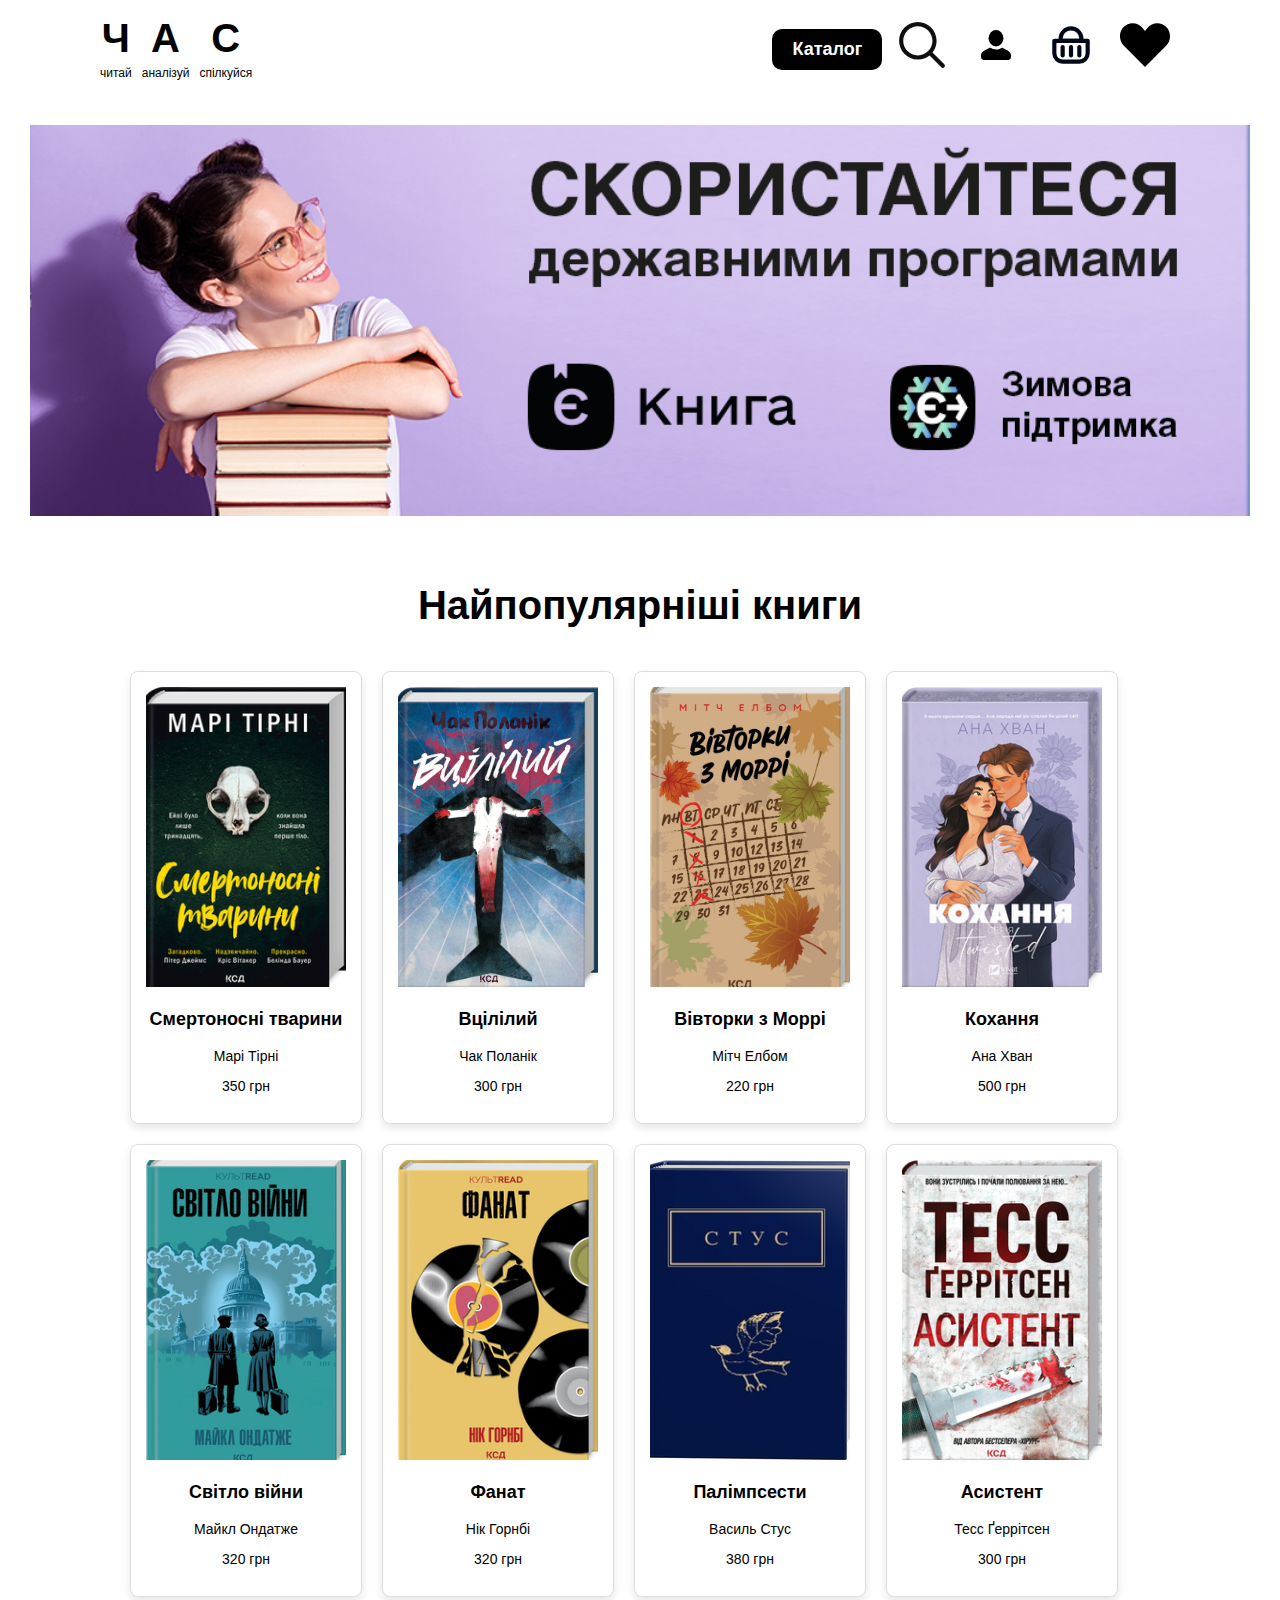
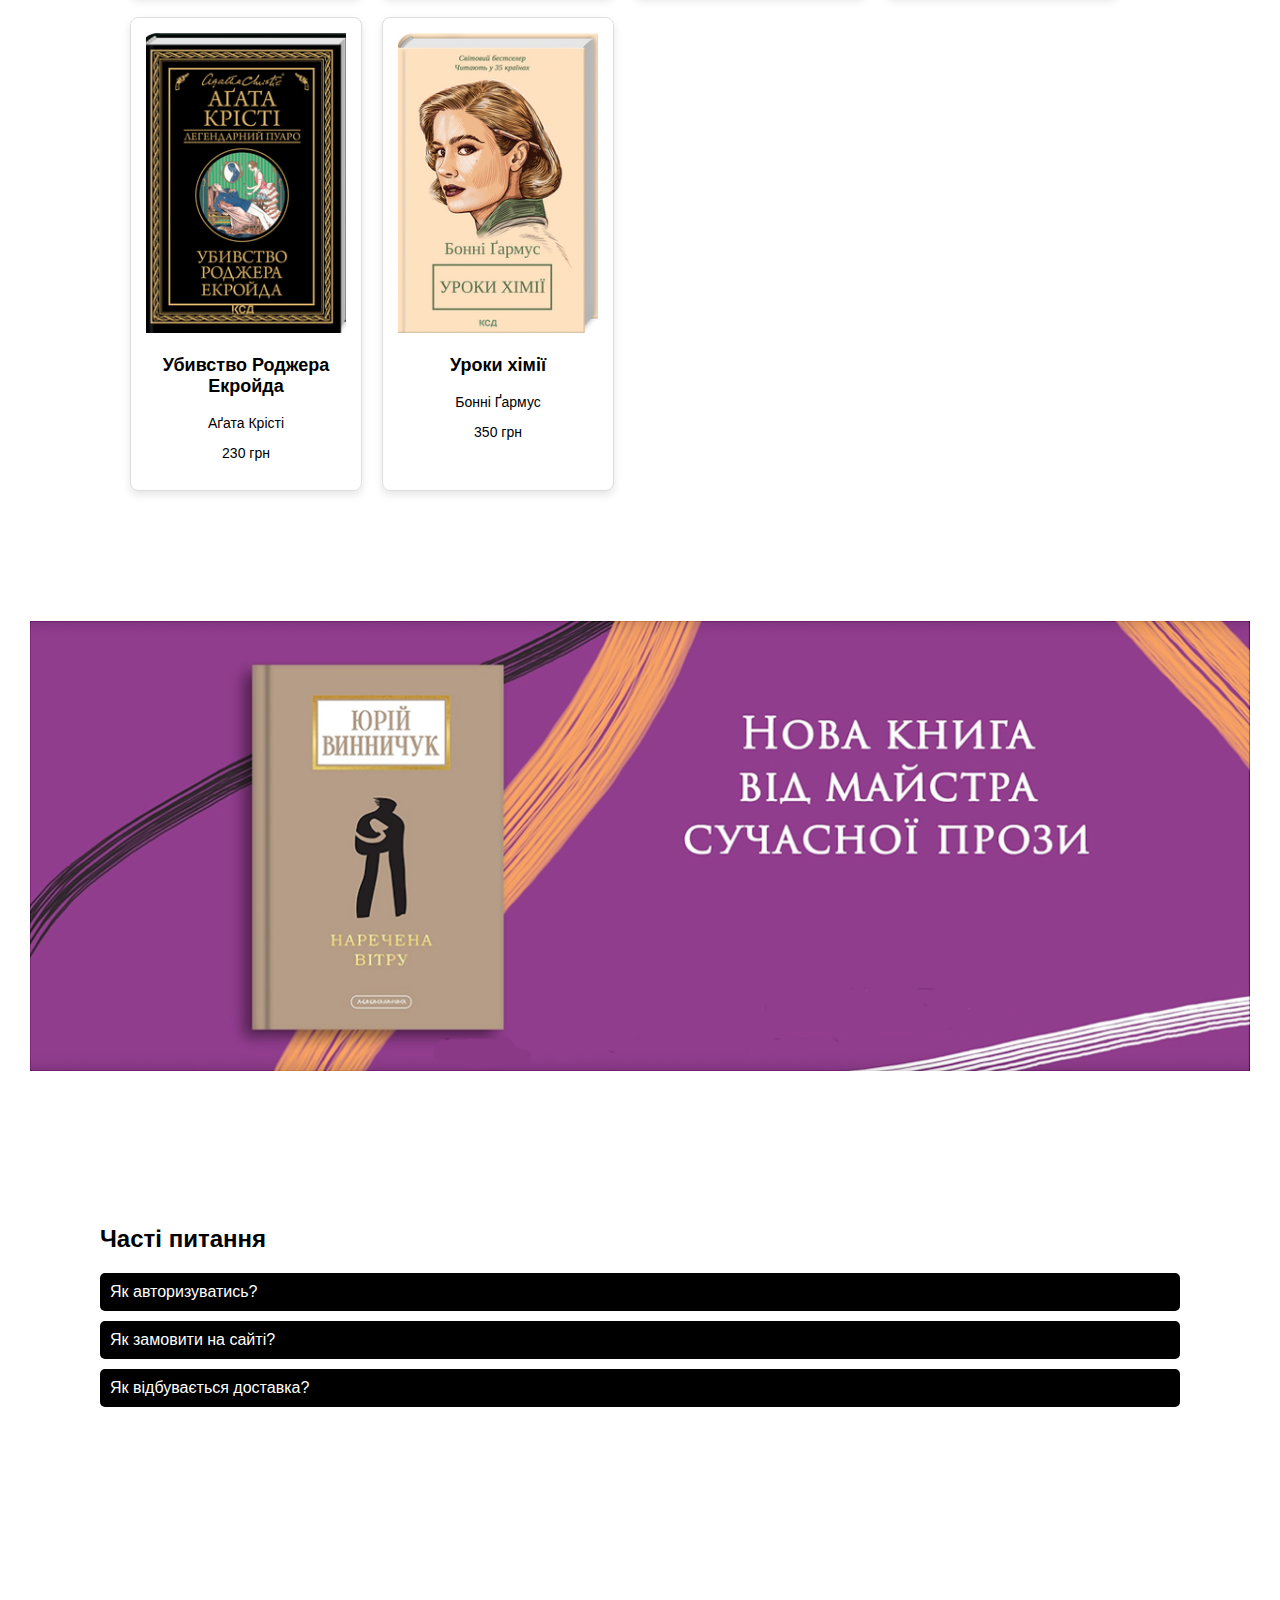
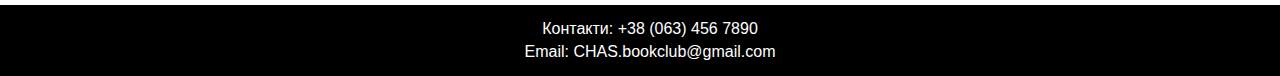
<file: lab1/index.html>
<!DOCTYPE html>
<html lang="uk">
<head>
  <meta charset="UTF-8">
  <meta name="viewport" content="width=device-width, initial-scale=1.0">
  <title>Книгарня</title>
  <link rel="stylesheet" href="style.css">
</head>
<body>

<header>
  <div class="top-nav">
    <div class="time-container">
      <div class="time-item">
        <span class="time-letter">Ч</span>
        <span class="time-description">читай</span>
      </div>
      <div class="time-item">
        <span class="time-letter">А</span>
        <span class="time-description">аналізуй</span>
      </div>
      <div class="time-item">
        <span class="time-letter">С</span>
        <span class="time-description">спілкуйся</span>
      </div>
    </div>
    <div class="nav-buttons">
      <button class="nav-button" onclick="window.location.href='catalog.html'">
        Каталог
      </button>
      <button class="upper-button"><img src="search.svg" alt="Пошук"></button>
      <button class="upper-button" onclick="window.location.href='account.html'">
        <img src="avatar.svg" alt="Мій акаунт">
      </button>
      <button class="upper-button" onclick="goToCart()">
        <img src="basket.svg" alt="Кошик">
      </button>

      <script>
        // Функція для переходу на сторінку кошика
        function goToCart() {
          window.location.href = "cart.html"; // Перехід на сторінку кошика
        }
      </script>


      <button class="upper-button"><img src="heart.svg" alt="Вподобане"></button>
    </div>
  </div>
</header>

<main>
  <div class="image-container">
    <img src="banner1.png" alt="Фото книгарні" class="promo-image">
  </div>
</main>

<div class="section-title">
  <h2>Найпопулярніші книги</h2>
</div>

<div class="books-container" id="books-container">
  <!-- Картки книг будуть додаватися тут за допомогою JavaScript -->
</div>
<main>
  <div class="image-container">
    <img src="banner2.png" alt="Фото книгарні" class="promo-image">
  </div>
</main>
<!-- Часті питання -->
<div class="faq">
  <h2>Часті питання</h2>

  <div class="faq-item">
    <button class="faq-question">Як авторизуватись?</button>
    <p class="faq-answer">Щоб увійти до особистого кабінету, натисніть на іконку "Мій акаунт" у верхньому меню та введіть ваші дані.</p>
  </div>

  <div class="faq-item">
    <button class="faq-question">Як замовити на сайті?</button>
    <p class="faq-answer">Щоб оформити замовлення, додайте книги у кошик, перейдіть до кошика та заповніть необхідні дані.</p>
  </div>

  <div class="faq-item">
    <button class="faq-question">Як відбувається доставка?</button>
    <p class="faq-answer">Доставка здійснюється Новою Поштою, Укрпоштою або кур'єром. Після оформлення замовлення ви отримаєте номер для відстеження.</p>
  </div>
</div>

<footer>
  <p>Контакти: +38 (063) 456 7890</p>
  <p>Email: CHAS.bookclub@gmail.com</p>
</footer>

<script src="script.js"></script>

</body>
</html>
</file>
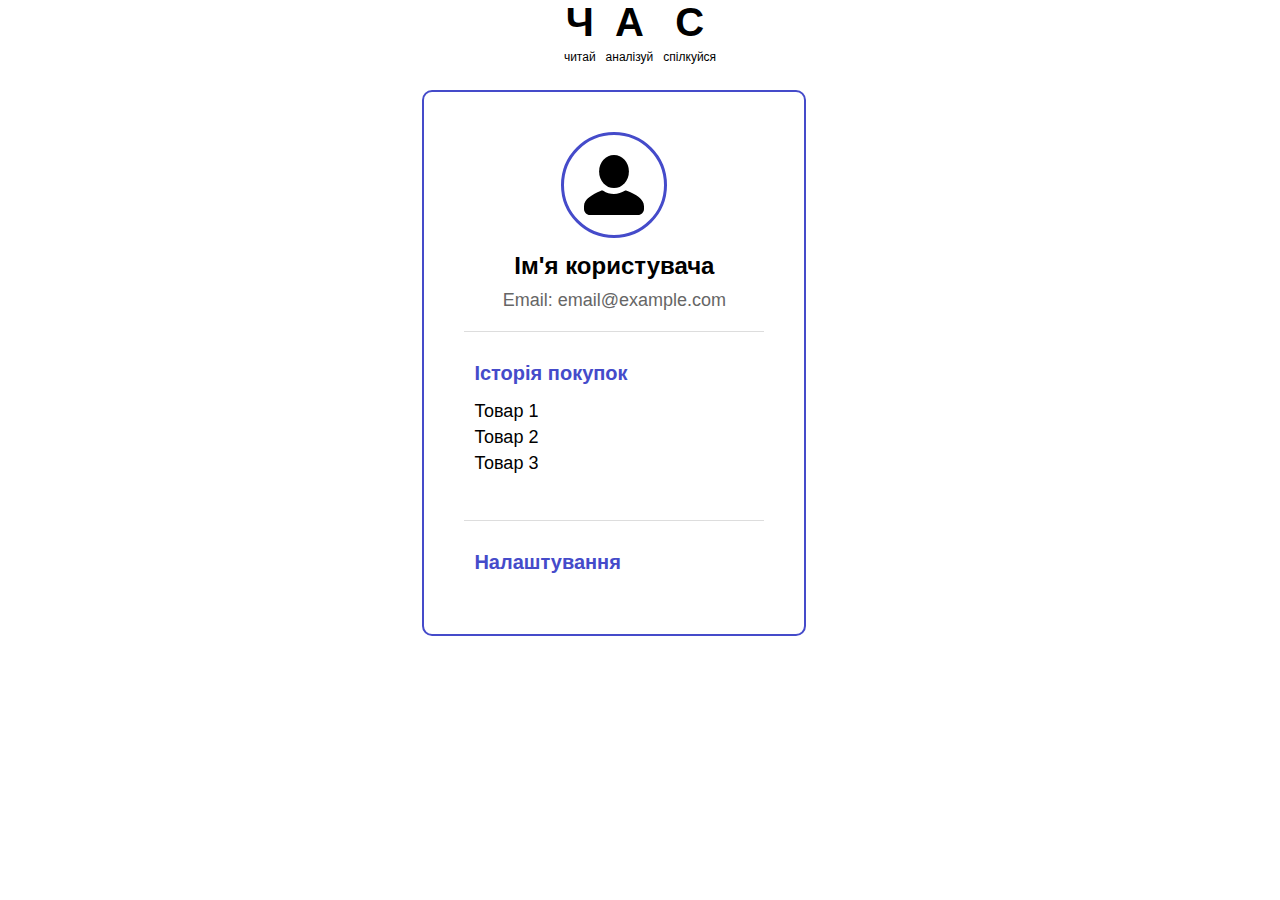
<file: lab1/account.html>
<!DOCTYPE html>
<html lang="uk">
<head>
  <meta charset="UTF-8">
  <meta name="viewport" content="width=device-width, initial-scale=1.0">
  <title>Мій акаунт</title>
  <link rel="stylesheet" href="style.css">
</head>
<div class="time-container">
  <div class="time-item">
    <span class="time-letter">Ч</span>
    <span class="time-description">читай</span>
  </div>
  <div class="time-item">
    <span class="time-letter">А</span>
    <span class="time-description">аналізуй</span>
  </div>
  <div class="time-item">
    <span class="time-letter">С</span>
    <span class="time-description">спілкуйся</span>
  </div>
</div>
<body>
<div class="account-container">
  <div class="user-info">
    <img src="avatar.svg" alt="Аватар" class="avatar">
    <h2>Ім'я користувача</h2>
    <p>Email: email@example.com</p>
  </div>

  <div class="purchase-history">
    <h3>Історія покупок</h3>
    <ul>
      <li>Товар 1</li>
      <li>Товар 2</li>
      <li>Товар 3</li>
    </ul>
  </div>

  <div class="settings">
    <h3>Налаштування</h3>
  </div>
</div>
</body>
</html>
</file>
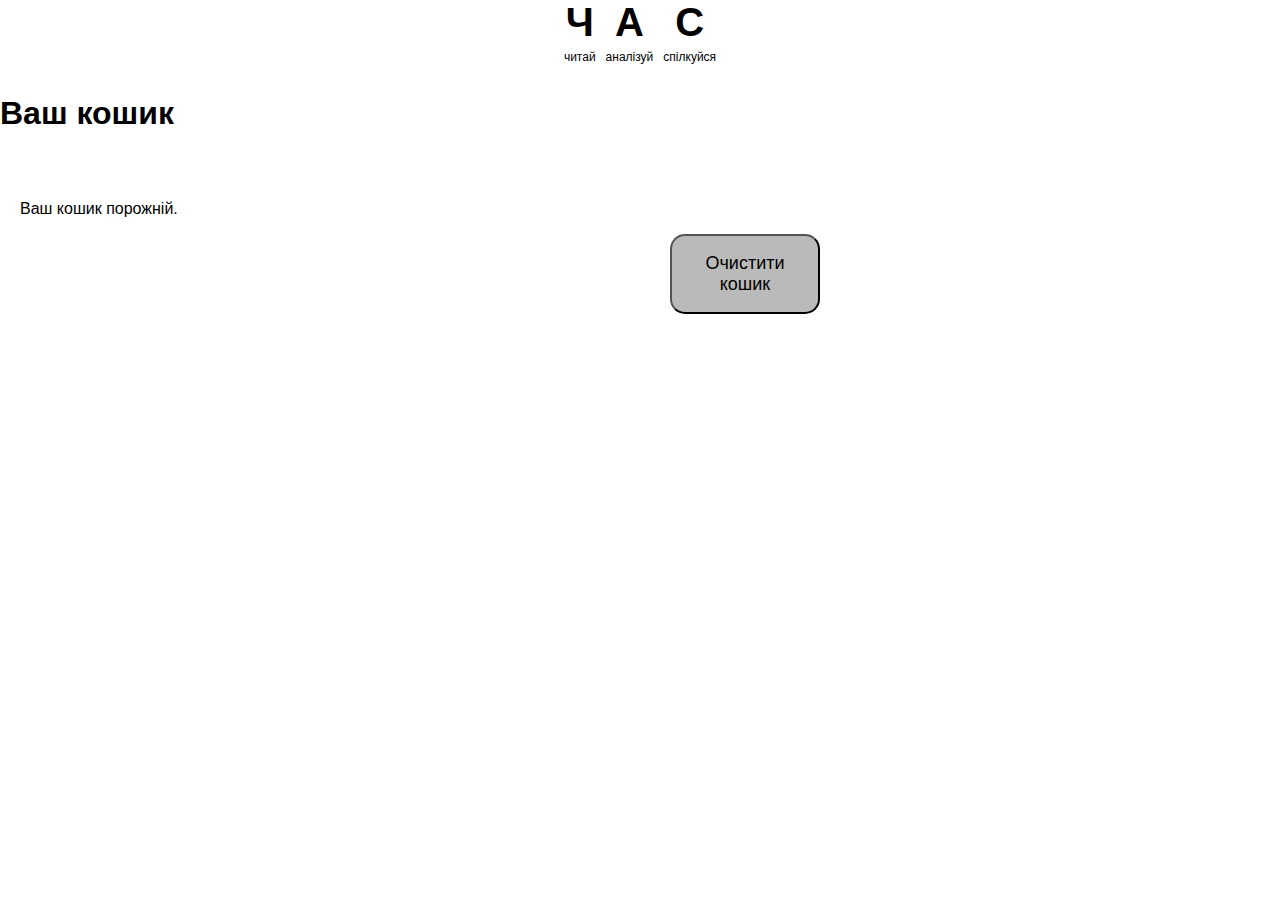
<file: lab1/cart.html>
<!DOCTYPE html>
<html lang="uk">
<head>
  <meta charset="UTF-8">
  <meta name="viewport" content="width=device-width, initial-scale=1.0">
  <title>Ваш кошик</title>
  <link rel="stylesheet" href="style.css">
</head>
<body>
<div class="time-container">
  <div class="time-item">
    <span class="time-letter">Ч</span>
    <span class="time-description">читай</span>
  </div>
  <div class="time-item">
    <span class="time-letter">А</span>
    <span class="time-description">аналізуй</span>
  </div>
  <div class="time-item">
    <span class="time-letter">С</span>
    <span class="time-description">спілкуйся</span>
  </div>
</div>
<header>
  <h1>Ваш кошик</h1>
</header>

<main>
  <div id="cart-items"></div>
  <button id="clear-cart">Очистити кошик</button>
</main>

<script src="cart.js"></script>
</body>
</html>
</file>
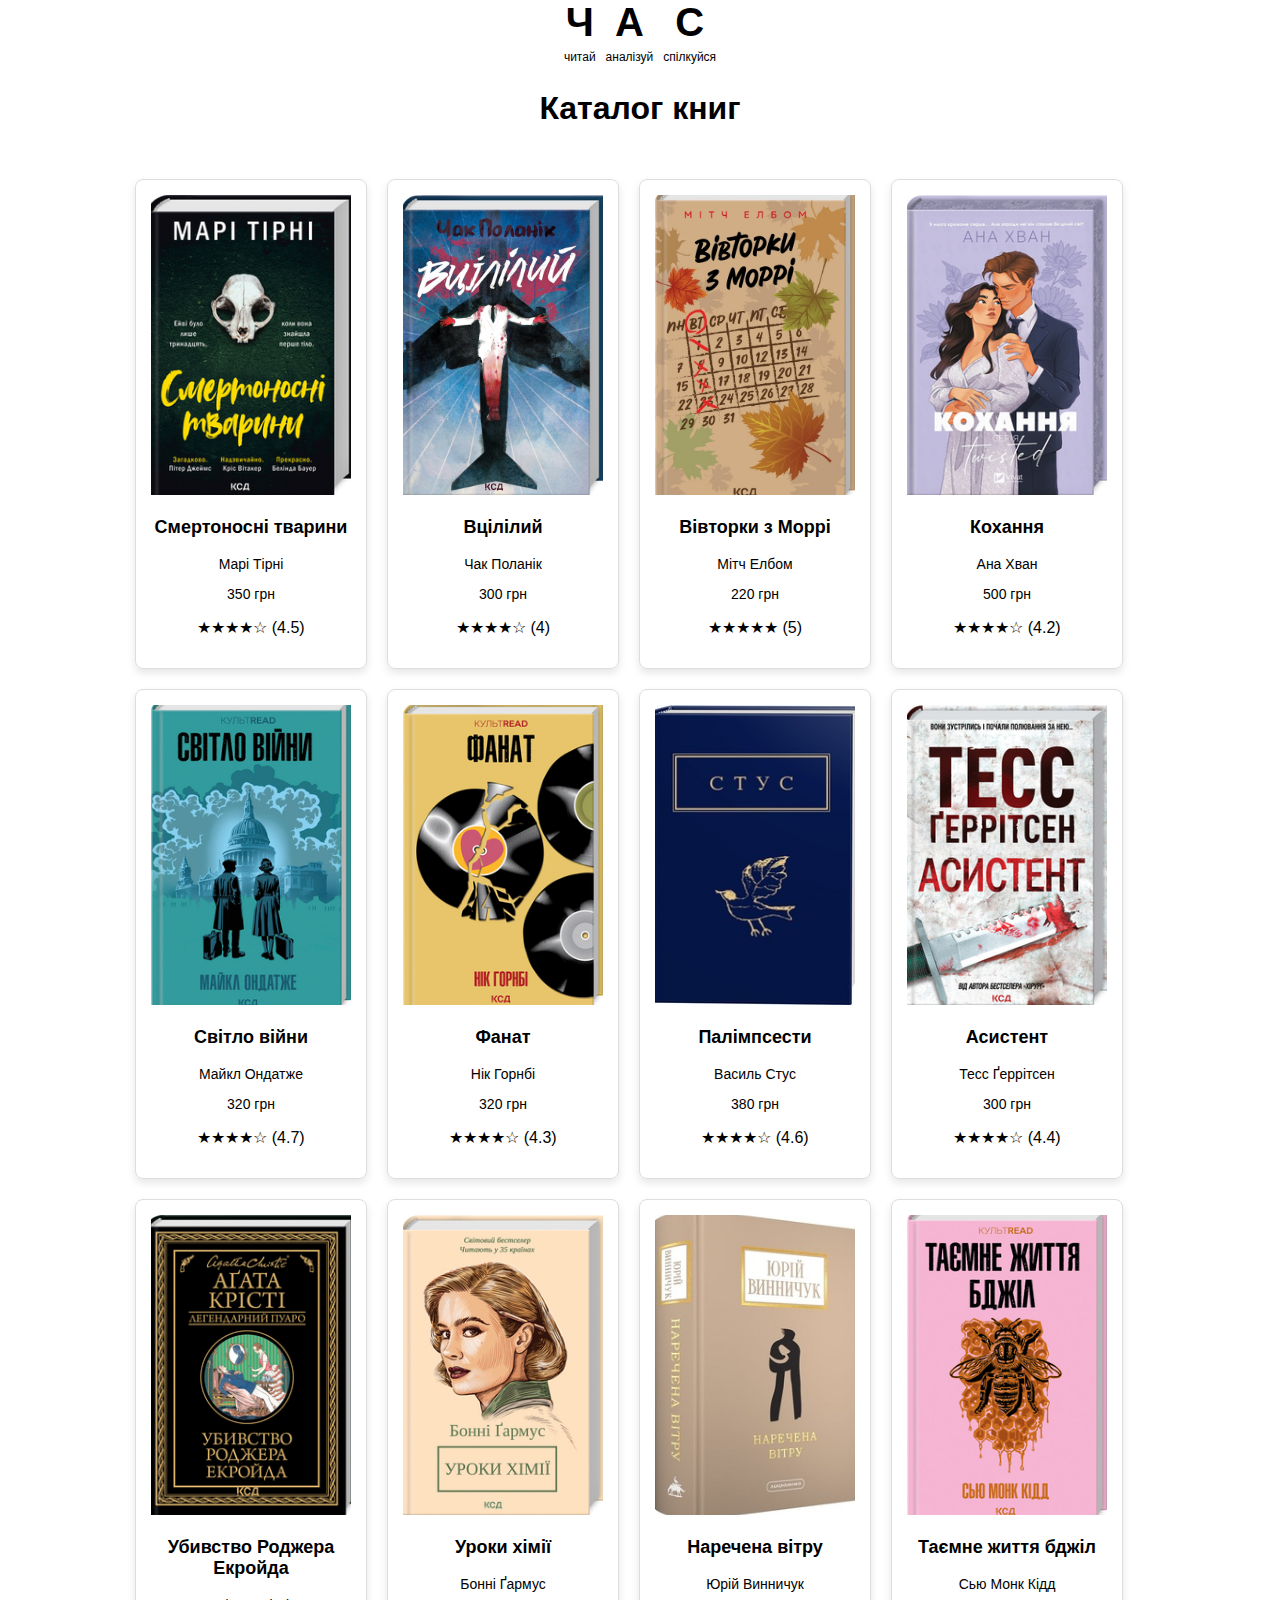
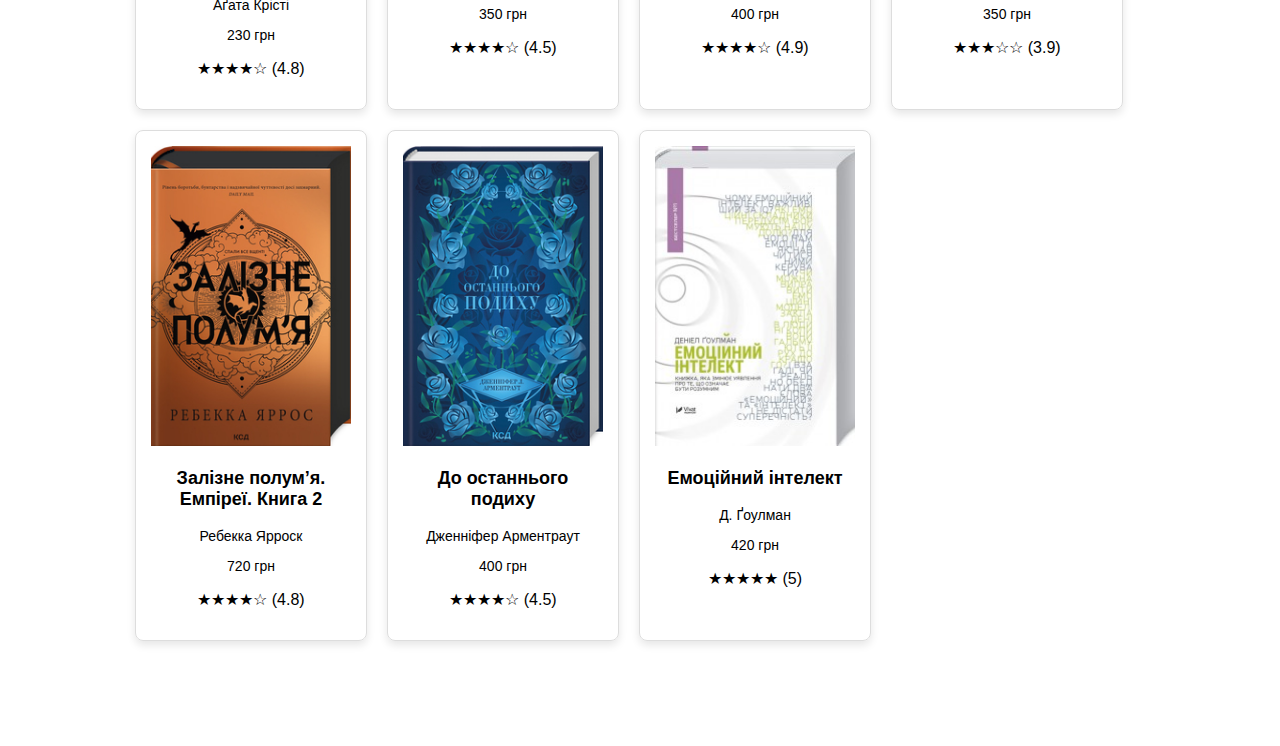
<file: lab1/catalog.html>
<!DOCTYPE html>
<html lang="uk">
<head>
  <meta charset="UTF-8">
  <meta name="viewport" content="width=device-width, initial-scale=1.0">
  <title>Каталог книг</title>
  <link rel="stylesheet" href="style.css">
</head>
<div class="time-container">
  <div class="time-item">
    <span class="time-letter">Ч</span>
    <span class="time-description">читай</span>
  </div>
  <div class="time-item">
    <span class="time-letter">А</span>
    <span class="time-description">аналізуй</span>
  </div>
  <div class="time-item">
    <span class="time-letter">С</span>
    <span class="time-description">спілкуйся</span>
  </div>
</div>
<body>
<div class="catalog-container">
  <h1>Каталог книг</h1>
  <div id="book-list" class="books-container">
    <!-- Картки книг будуть додаватися за допомогою JavaScript -->
  </div>
</div>

<script src="catalog.js"></script>
</body>
</html>
</file>
<file: lab1/style.css>
/* Загальні стилі */
body {
  font-family: Arial, sans-serif;
  margin: 0;
  padding: 0;
  background-color: #ffffff;
}
html, body {
  height: 100%;
  display: flex;
  flex-direction: column;
  margin: 0;
}

main {
  flex-grow: 1; /* Основний контент займає весь доступний простір */
}

/* Стилі для заголовка */
header {
  background-color: #ffffff;
  color: #000000;
  padding: 10px 0;
}

.header-left {
  position: absolute;
  left: 20px;
  top: 50%;
  transform: translateY(-50%);
}

.time-container {
  display: flex;
  justify-content: center;
  align-items: center;
  gap: 10px; /* Відстань між буквами */
}

.time-item {
  text-align: center;
}

.time-letter {
  font-size: 40px; /* Розмір для букв */
  font-weight: bold;
}

.time-description {
  display: block;
  font-size: 12px; /* Менший розмір для опису */
  color: #000000; /* Колір для опису */
  margin-top: 5px; /* Відстань між буквою і текстом */
}
.nav-button {
  background-color: #000000;
  color: #ffffff;
  border: none;
  font-size: 18px;
  font-weight: bold;
  padding: 10px 20px;
  margin: 0;
  border-radius: 10px;
  cursor: pointer;
  position: relative;
  top: -15px;
}
.nav-buttons {
  flex-wrap: wrap; /* Дозволяє кнопкам переноситися */
  justify-content: center; /* Центрує кнопки, якщо вони не вміщаються */
}

/* Стилі для навігації */
.top-nav {
  display: flex;
  justify-content: space-between;
  align-items: center; /* Додайте, щоб усі елементи вирівнялися по центру */
  padding: 0 100px;
  flex-wrap: nowrap;
}

.upper-button {
  background-color: transparent;
  border: none;
  padding: 10px;
  cursor: pointer;
}
.upper-button img {
  width: 100%; /* Налаштувати розмір зображення, щоб воно відповідало кнопці */
  height: auto; /* Зберігати пропорції зображення */
  max-width: 50px; /* Встановити максимальну ширину для кнопки */
  max-height: 50px; /* Встановити максимальну висоту для кнопки */
}

/* Медіа-запити для мобільних пристроїв */
@media (max-width: 600px) {
  .time-container {
    font-size: 10px;
    display: flex;
    justify-content: space-between; /* Розтягування по всій ширині */
    align-items: center;
    gap: 3px; /* Менша відстань між елементами */
    flex-wrap: nowrap; /* Забороняє перенесення елементів */
  }

  .nav-buttons {
    display: flex;
    flex-wrap: nowrap; /* Забороняє перенесення */
    justify-content: space-between; /* Рівномірний розподіл */
    gap: 5px; /* Мінімальний зазор */
  }

  .top-nav {
    flex-direction: column;
    align-items: flex-start;
    padding: 10px 10px; /* Менші відступи */
  }

  .nav-button {
    font-size: 8px; /* Ще менший шрифт */
    padding: 5px 5px; /* Компактні кнопки */
  }

  /* Зменшення розміру іконок */
  .upper-button img {
    max-width: 8px; /* Дуже маленькі іконки */
    max-height: 8px;
  }
}
/* Стилі для фото */
.image-container {
  padding: 10px;
  text-align: center;
}

.promo-image {
  width: 100%;
  max-width: 1250px;
  height: auto;
}
/* Стилі для кошика */
.cart-container {
  padding: 40px;
  border: 2px solid #ca4545;
  background-color: #fff;
  position: fixed;
  top: 10%;
  right: 10%;
  width: 300px;
  max-height: 500px;
  overflow-y: auto;
}

.cart-item {
  display: flex;
  align-items: center;
  justify-content: space-between;
  margin-bottom: 10px;
}

.cart-item img {
  width: 180px;
  height: 280px;
  object-fit: cover;
}

.cart-item p {
  flex: 1;
  margin: 0 20px;
  font-size: 24px;
}

input[type="number"] {
  width: 60px;
  margin-right: 10px;
}

button#clear-cart {
  background-color: #bababa;
  width: 150px;
  height: 80px;
  font-size: 18px;
  margin-left: 650px;
  border-radius: 15px;

}

button#clear-cart:hover {
  background-color: #777777;
}

.cart-item {
  display: flex;
  align-items: center;
  justify-content: space-between;
  padding: 10px;
  border-bottom: 1px solid #ddd;
}

.cart-item-image {
  width: auto;
  height: auto;
  object-fit: cover;
  border-radius: 5px;
}

.remove-icon {
  margin-right: 190px;
  max-width: 25px;
  max-height: 25px;
  cursor: pointer;
}
/* Стилі для акаунта */
.account-container {
  padding: 40px;
  border: 2px solid #454bca;
  background-color: #fff;
  position: fixed;
  top: 10%;
  right: 37%;
  width: 300px;
  max-height: 500px;
  overflow-y: auto;
  border-radius: 10px;
}

.user-info {
  text-align: center;
  margin-bottom: 20px;
}

.user-info img {
  width: 100px;
  height: 100px;
  border-radius: 50%;
  object-fit: cover;
  border: 3px solid #454bca;
}

.user-info h2 {
  font-size: 24px;
  margin: 10px 0;
}

.user-info p {
  font-size: 18px;
  color: #666;
  margin: 5px 0;
}

.purchase-history, .settings {
  margin-top: 20px;
  padding: 10px;
  border-top: 1px solid #ddd;
}

.purchase-history h3, .settings h3 {
  font-size: 20px;
  color: #454bca;
  margin-bottom: 10px;
}

.purchase-history ul {
  list-style: none;
  padding: 0;
}

.purchase-history li {
  font-size: 18px;
  margin-bottom: 5px;
}

.settings p {
  font-size: 16px;
  margin: 5px 0;
}

.back-button {
  background-color: #bababa;
  width: 100%;
  height: 40px;
  font-size: 18px;
  margin-top: 20px;
  border-radius: 10px;
  border: none;
  cursor: pointer;
}

.back-button:hover {
  background-color: #777777;
}

/* Стилі для основного контенту */
main {
  padding: 20px;
}

.section-title h2 {
  font-size: 40px; /* Розмір шрифта для заголовку */
  text-align: center; /* Центрування тексту всередині елемента */
}

/* Стилі для карток книг */
.books-container {
  padding: 10px 130px 100px; /* Зменшуємо верхній відступ */
  display: flex;
  flex-wrap: wrap;
  gap: 20px;
}

.book-card {
  border: 1px solid #ffffff;
  padding: 15px;
  width: 200px;
  text-align: center;
  cursor: pointer;
}

.book-image {
  width: 100%;
  height: 300px;
  object-fit: cover;
}

.book-info {
  margin-top: 10px;
}

.book-title {
  font-size: 18px;
  font-weight: bold;
}

.book-author, .book-price {
  font-size: 14px;
  color: #000000;
}

input:checked + .catalog {
  display: block;
}
/* Стилі для контейнера каталога */
.catalog-container {
  display: flex;
  flex-wrap: wrap; /* Дозволяємо карткам переноситись на новий рядок */
  gap: 20px; /* Відступи між картками */
  justify-content: center; /* Центруємо картки по горизонталі */
  padding: 5px; /* Відступи з боків контейнера */
}
/* Стилі для сторінки деталей книги */
.book-details-container {
  display: flex;
  align-items: center;
  justify-content: center;
  min-height: 100vh;
  background-color: #f5f5f5;
}

/* Контейнер для інформації про книгу */
.book-details {
  display: flex;
  align-items: center;
  background: white;
  padding: 20px;
  border-radius: 10px;
  box-shadow: 0 4px 8px rgba(0, 0, 0, 0.1);
  max-width: 800px;
  width: 90%;
}
.book-card {
  border: 1px solid #ddd; /* Легкий бордер для картки */
  padding: 15px;
  width: 200px;
  text-align: center;
  cursor: pointer;
  border-radius: 8px; /* Заокруглені кути */
  box-shadow: 0 4px 8px rgba(0, 0, 0, 0.1); /* Тінь для карток */
  transition: transform 0.3s ease-in-out; /* Анімація на ховер */
}

.book-card:hover {
  transform: translateY(-10px); /* Легке підняття при наведенні */
}
/* Фото книги (тільки для book.html) */
.book-details-container {
  position: relative;
  min-height: auto; /* Зробити висоту залежною від контенту */
  top: 10vh; /* Задає відстань від верху сторінки */
  left: 50%;
  transform: translateX(-50%); /* Вирівнює по центру */
  width: 80%; /* Опціонально: задає ширину */
  background-color: #f5f5f5;
  padding: 40px;
}


/* Основний блок з інформацією */
.book-details {
  display: flex;
  background: white;
  padding: 190px;
  border-radius: 10px;
  box-shadow: 0 4px 10px rgba(0, 0, 0, 0.1);
  max-width: 1200px;
  width: 100%;
  gap: 30px;
}

/* Фото книги (займає лише 30% ширини) */
.book-details .book-image {
  width: 30%;
  height: auto;
  border-radius: 5px;
  object-fit: cover;
}

/* Текстовий блок (займає решту простору) */
.book-details .book-info {
  flex: 1;
  display: flex;
  flex-direction: column;
  justify-content: center;
}

/* Заголовок */
.book-details .book-title {
  font-size: 32px;
  font-weight: bold;
  margin-bottom: 15px;
}

/* Автор */
.book-details .book-author {
  font-size: 20px;
  color: #555;
  margin-bottom: 10px;
}

/* Ціна */
.book-details .book-price {
  font-size: 24px;
  color: #d32f2f;
  font-weight: bold;
  margin-bottom: 20px;
}

/* Опис (щоб вміщувався весь текст) */
.book-details .book-description {
  font-size: 18px;
  color: #333;
  line-height: 1.6;
  max-height: 400px;
  overflow-y: auto;
  padding-right: 10px;
}

/* Стилі для кнопок */
.book-details button {
  border: none;
  font-size: 18px;
  padding: 5px 30px; /* Було 10px 40px */
  margin: 0;
  border-radius: 10px;
  cursor: pointer;
}


.book-details .add-to-cart {
  background: #ff9800;
  color: white;
}

.book-details .add-to-favorites {
  background: #ff9800;
  color: white;
}

.faq {
  margin-top: auto; /* Виштовхує FAQ вниз */
  padding: 100px;
  background: #ffffff;
  border-radius: 8px;
  min-height: 300px; /* Мінімальна висота для FAQ */
}

.faq-item {
  margin-bottom: 10px;
}

.faq-question {
  width: 100%;
  padding: 10px;
  border: none;
  background: #000000;
  color: white;
  cursor: pointer;
  text-align: left;
  font-size: 16px;
  border-radius: 5px;
}

.faq-answer {
  display: none;
  padding: 10px;
  margin: 5px 0;
  background: #ffffff;
  border-radius: 5px;
}

/* Стилі для футера */
footer {
  background-color: #000000;
  color: white;
  text-align: center;
  padding: 10px;
  position: relative;
  margin-top: auto; /* Виштовхує футер внизу */
  width: 100%;
}

footer p {
  margin: 5px 0;
}

/* Загальні стилі для кнопки "Каталог" */
.catalog-button {
  display: block; /* Робимо кнопку блочним елементом для центровання */
  margin: 0 auto; /* Центруємо кнопку по горизонталі */
}
/*/////////////////////////////////////////////////*
/* Стилі для верхнього колонтитулу при ширині екрану до 450px */
@media (max-width: 450px) {
  .time-container {
    font-size: 10px;
    display: flex;
    justify-content: center; /* Центруємо кнопки по горизонталі */
    align-items: center; /* Центруємо кнопки по вертикалі */
    gap: 3px;
    flex-wrap: nowrap;
  }

  .nav-buttons {
    display: flex;
    flex-wrap: nowrap;
    justify-content: center; /* Центруємо кнопки по горизонталі */
    gap: 5px;
    align-items: center; /* Центруємо по вертикалі */
  }

  .top-nav {
    flex-direction: column;
    align-items: center; /* Центруємо елементи по горизонталі */
    padding: 10px;
  }

  .nav-button {
    top: auto;
    font-size: 8px;
    padding: 5px 9px;
  }

  .upper-button img {
    max-width: 20px;
    max-height: 20px;
    object-fit: contain;
  }
  .cart-container, .account-container {
    width: 90%; /* Зменшуємо ширину контейнерів */
    top: 5%; /* Менший відступ зверху */
    right: 5%; /* Менший відступ справа */
    padding: 20px; /* Зменшуємо відступи всередині контейнерів */
    border-radius: 8px; /* Заокруглені кути */
  }
  .section-title h2 {
    font-size: 24px; /* Зменшує розмір шрифту */
    text-align: center; /* Центрує заголовок */
    margin-bottom: 15px; /* Зменшує відстань до книг */
  }

  .cart-item img {
    width: 120px; /* Зменшуємо розмір зображень в кошику */
    height: 180px;
  }

  .book-card {
    width: 150px; /* Зменшуємо ширину карток книг */
    padding: 10px;
    font-size: 14px; /* Зменшуємо шрифт */
  }

  .book-image {
    width: 140px;
    height: 220px; /* Зменшуємо розмір картинок */
    object-fit: cover;
  }

  .book-details {
    flex-direction: column; /* Робимо вертикальне розташування */
    padding: 10px;
  }

  .book-details .book-image {
    width: 100%; /* Фото книги займає всю ширину */
    height: auto;
  }

  .book-details .book-info {
    padding: 10px; /* Менші відступи всередині */
  }

  .book-title {
    font-size: 24px; /* Менший розмір шрифта для заголовка */
  }

  .book-author, .book-price {
    font-size: 16px; /* Зменшуємо розмір шрифта для автора та ціни */
  }

  .book-description {
    font-size: 14px; /* Менший розмір шрифта для опису книги */
  }

  /* Кнопки повернення і очищення */
  .back-button, #clear-cart {
    width: 100%; /* Розтягуємо кнопки на всю ширину */
    font-size: 16px; /* Зменшуємо шрифт */
  }
  @media (max-width: 450px) {
    /* Стилі для контейнера акаунта */
    .account-container {
      padding: 15px;
      right: 3%;
      left: 1%;
      width: 90%;
      top: 10%;
      border-radius: 8px;
    }

    /* Зменшення розміру зображення профілю */
    .user-info img {
      width: 80px;
      height: 80px;
    }

    /* Зменшення шрифтів для заголовків */
    .user-info h2 {
      font-size: 20px;
    }

    .user-info p {
      font-size: 14px;
    }

    /* Зменшення шрифтів для списків покупок */
    .purchase-history h3, .settings h3 {
      font-size: 18px;
    }

    .purchase-history li {
      font-size: 16px;
    }

    /* Зменшення шрифтів для налаштувань */
    .settings p {
      font-size: 14px;
    }

    /* Кнопка назад */
    .back-button {
      height: 35px;
      font-size: 16px;
      margin-top: 15px;
    }
  }
  @media (max-width: 450px) {
    /* Стилі для контейнера кошика */
    .cart-container {
      padding: 20px;
      right: 50%;
      width: 90%;
      top: 10%;
      border-radius: 8px;
    }

    /* Стилі для елементів кошика */
    .cart-item {
      flex-direction: column;
      align-items: flex-start;
      margin-bottom: 15px;
    }

    .cart-item img {
      width: 75%;
      height: auto;
      margin-bottom: 10px;
    }

    .cart-item p {
      font-size: 18px;
      margin: 5px 0;
      text-align: right;
    }

    input[type="number"] {
      width: 50px;
      margin-right: 5px;
    }

    /* Кнопка очистити кошик */
    button#clear-cart {
      width: 100%;
      height: 50px;
      font-size: 16px;
      margin-top: 15px;
      margin-left: 0;
      border-radius: 8px;
    }

    button#clear-cart:hover {
      background-color: #777777;
    }

    /* Стилі для видалення елементу */
    .remove-icon {
      margin-right: 0;
      max-width: 20px;
      max-height: 20px;
      cursor: pointer;
    }
  }
}
@media (max-width: 600px) and (min-width: 451px) {
  .time-container {
    font-size: 18px;
    display: flex;
    justify-content: center;
    align-items: center;
    gap: 5px;
    flex-wrap: nowrap;
  }

  .nav-buttons {
    display: flex;
    flex-wrap: nowrap;
    justify-content: center;
    gap: 13px;
    align-items: center;
  }

  .top-nav {
    flex-direction: column;
    align-items: center;
    padding: 15px;
  }

  .nav-button {
    top: auto;
    font-size: 10px;
    padding: 6px 12px;
  }

  .upper-button img {
    max-width: 35px;
    max-height: 35px;
    object-fit: contain;
  }
  .section-title h2 {
    font-size: 30px; /* Зменшує розмір шрифту */
    text-align: center; /* Центрує заголовок */
    margin-bottom: 15px; /* Зменшує відстань до книг */
  }
  .cart-container, .account-container {
    width: 85%;
    top: 7%;
    right: 7%;
    padding: 25px;
    border-radius: 10px;
  }

  .cart-item img {
    width: 140px;
    height: 200px;
  }

  .book-card {
    width: 150px;
    padding: 12px;
    font-size: 16px;
  }

  .book-image {
    width: 100%;
    height: 220px;
    object-fit: cover;
  }

  .book-details {
    flex-direction: column;
    padding: 25px;
  }

  .book-details .book-image {
    width: 100%;
    height: auto;
  }

  .book-details .book-info {
    padding: 12px;
  }

  .book-title {
    font-size: 20px;
  }

  .book-author, .book-price {
    font-size: 18px;
  }

  .book-description {
    font-size: 15px;
  }

  /* Кнопки повернення і очищення */
  .back-button, #clear-cart {
    width: 100%;
    font-size: 18px;
  }
}
@media (max-width: 600px) and (min-width: 451px) {
  .account-container {
    padding: 15px;
    right: 3%;
    left: 1%;
    width: 90%;
    top: 10%;
    border-radius: 8px;
  }

  /* Зменшення розміру зображення профілю */
  .user-info img {
    width: 80px;
    height: 80px;
  }

  /* Зменшення шрифтів для заголовків */
  .user-info h2 {
    font-size: 20px;
  }

  .user-info p {
    font-size: 14px;
  }

  /* Зменшення шрифтів для списків покупок */
  .purchase-history h3, .settings h3 {
    font-size: 18px;
  }

  .purchase-history li {
    font-size: 16px;
  }

  /* Зменшення шрифтів для налаштувань */
  .settings p {
    font-size: 14px;
  }

  /* Кнопка назад */
  .back-button {
    height: 35px;
    font-size: 16px;
    margin-top: 15px;
  }
}
@media (max-width: 600px) and (min-width: 451px) {
  .cart-container {
    padding: 20px;
    right: 50%;
    width: 90%;
    top: 10%;
    border-radius: 8px;
  }

  /* Стилі для елементів кошика */
  .cart-item {
    flex-direction: column;
    align-items: flex-start;
    margin-bottom: 15px;
  }

  .cart-item img {
    width: 75%;
    height: auto;
    margin-bottom: 10px;
  }

  .cart-item p {
    font-size: 18px;
    margin: 5px 0;
    text-align: right;
  }

  input[type="number"] {
    width: 50px;
    margin-right: 5px;
  }

  /* Кнопка очистити кошик */
  button#clear-cart {
    width: 100%;
    height: 50px;
    font-size: 16px;
    margin-top: 15px;
    margin-left: 0;
    border-radius: 8px;
  }

  button#clear-cart:hover {
    background-color: #777777;
  }

  /* Стилі для видалення елементу */
  .remove-icon {
    margin-right: 0;
    max-width: 20px;
    max-height: 20px;
    cursor: pointer;
  }
}
@media (max-width: 760px) and (min-width: 601px) {
  .time-container {
    font-size: 24px;
    display: flex;
    justify-content: center;
    align-items: center;
    gap: 5px;
    flex-wrap: nowrap;
  }

  .nav-buttons {
    display: flex;
    flex-wrap: nowrap;
    justify-content: center;
    gap: 15px;
    align-items: center;
  }

  .top-nav {
    flex-direction: column;
    align-items: center;
    padding: 15px;
  }

  .nav-button {
    top: auto;
    font-size: 15px;
    padding: 7px 15px;
  }

  .upper-button img {
    max-width: 35px;
    max-height: 35px;
    object-fit: contain;
  }

  .cart-container, .account-container {
    width: 85%;
    top: 7%;
    right: 7%;
    padding: 25px;
    border-radius: 10px;
  }

  .cart-item img {
    width: 140px;
    height: 200px;
  }

  .book-card {
    width: 150px;
    padding: 12px;
    font-size: 16px;
  }

  .book-image {
    width: 100%;
    height: 220px;
    object-fit: cover;
  }

  .book-details {
    flex-direction: column;
    padding: 25px;
  }

  .book-details .book-image {
    width: 100%;
    height: auto;
  }

  .book-details .book-info {
    padding: 12px;
  }

  .book-title {
    font-size: 20px;
  }

  .book-author, .book-price {
    font-size: 18px;
  }

  .book-description {
    font-size: 15px;
  }

  /* Кнопки повернення і очищення */
  .back-button, #clear-cart {
    width: 100%;
    font-size: 18px;
  }
}
</file>
